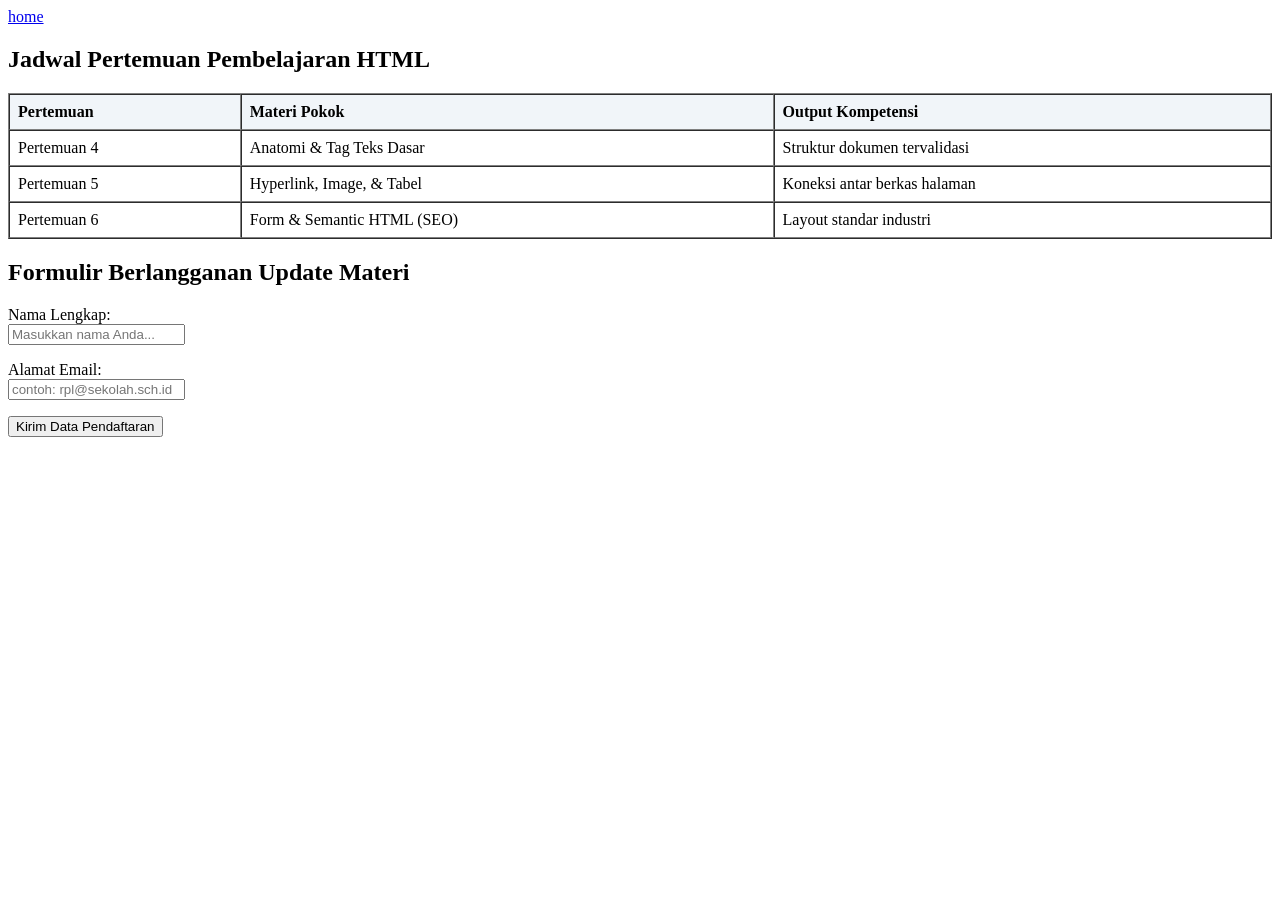
<file: job 2/index.html>
<!DOCTYPE html>
<html lang="en">

<head>
  <meta charset="UTF-8">
  <meta name="viewport" content="width=device-width, initial-scale=1.0">
  <title>Document</title>
</head>

<body>
  <nav>
    <a href="indeks.html">home</a>
  </nav>
  <h2>Jadwal Pertemuan Pembelajaran HTML</h2>
  <table border="1" cellpadding="8" cellspacing="0" style="width:100%; text-align:left;">
    <thead>
      <tr style="background-color: #f1f5f9;">
        <th>Pertemuan</th>
        <th>Materi Pokok</th>
        <th>Output Kompetensi</th>
      </tr>
    </thead>
    <tbody>
      <tr>
        <td>Pertemuan 4</td>
        <td>Anatomi & Tag Teks Dasar</td>
        <td>Struktur dokumen tervalidasi</td>
      </tr>
      <tr>
        <td>Pertemuan 5</td>
        <td>Hyperlink, Image, & Tabel</td>
        <td>Koneksi antar berkas halaman</td>
      </tr>
      <tr>
        <td>Pertemuan 6</td>
        <td>Form & Semantic HTML (SEO)</td>
        <td>Layout standar industri</td>
      </tr>
    </tbody>
  </table>

  <h2>Formulir Berlangganan Update Materi</h2>
  <form action="#" method="POST">
    <p>
      <label for="nama">Nama Lengkap:</label><br>
      <input type="text" id="nama" name="nama" placeholder="Masukkan nama Anda..." required>
    </p>
    <p>
      <label for="email">Alamat Email:</label><br>
      <input type="email" id="email" name="email" placeholder="contoh: rpl@sekolah.sch.id" required>
    </p>
    <p>
      <button type="submit">Kirim Data Pendaftaran</button>
    </p>
  </form>
</body>

</html>
</file>
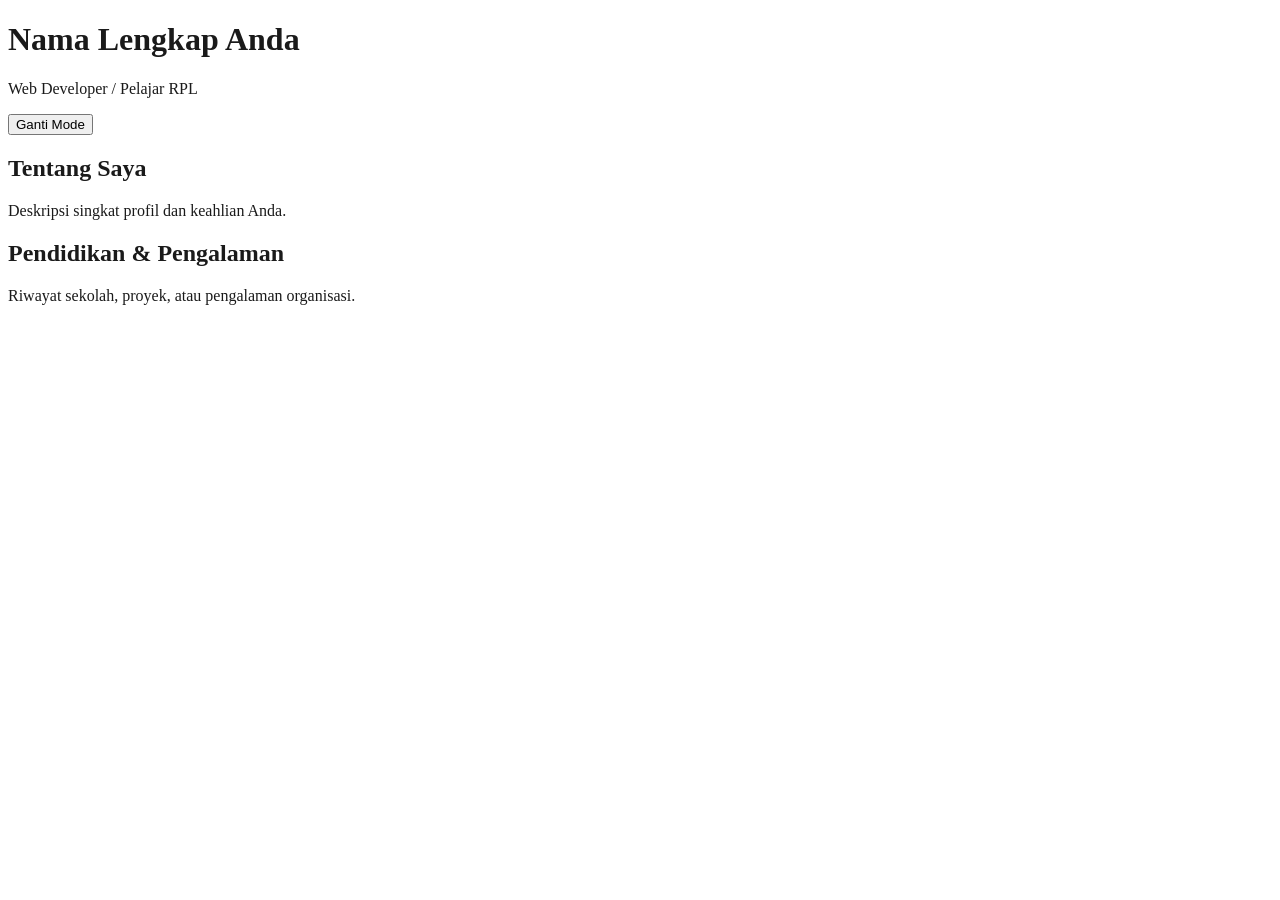
<file: job 3/index.html>
<!DOCTYPE html>
<html lang="id">
<head>
  <meta charset="UTF-8">
  <meta name="viewport" content="width=device-width, initial-scale=1.0">
  <title>CV Online</title>
  <link rel="stylesheet" href="style.css">
</head>
<body>
  <header>
    <h1>Nama Lengkap Anda</h1>
    <p>Web Developer / Pelajar RPL</p>
    <button type="button" id="theme-toggle">Ganti Mode</button>
  </header>

  <main>
    <section>
      <h2>Tentang Saya</h2>
      <p>Deskripsi singkat profil dan keahlian Anda.</p>
    </section>

    <section>
      <h2>Pendidikan & Pengalaman</h2>
      <p>Riwayat sekolah, proyek, atau pengalaman organisasi.</p>
    </section>
  </main>

  <script>
    const toggleBtn = document.getElementById("theme-toggle");
    toggleBtn.addEventListener("click", () => {
      document.body.classList.toggle("dark-theme");
    });
  </script>
</body>
</html>
</file>
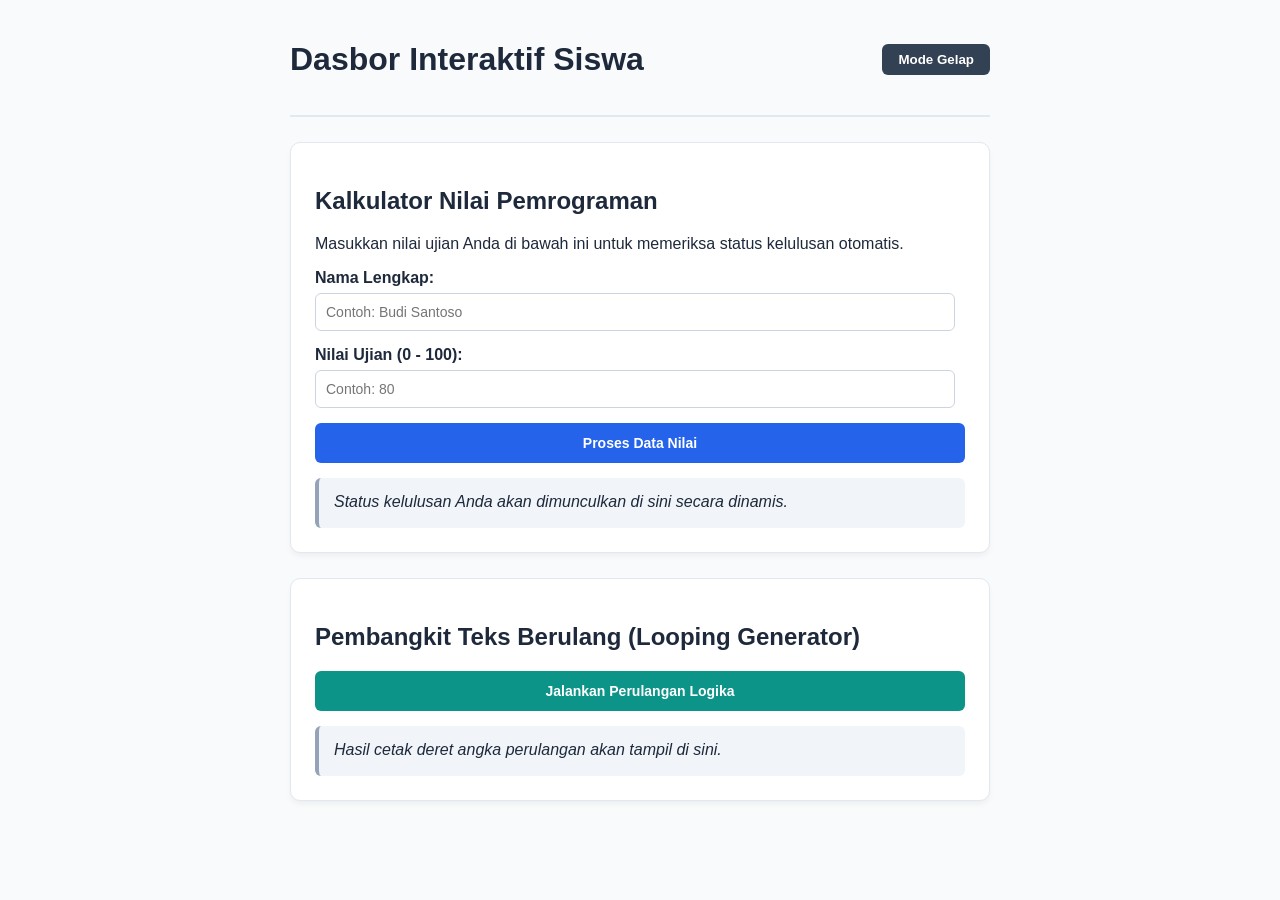
<file: job 4/indeks.html>
<!DOCTYPE html>
<html lang="id">
<head>
    <meta charset="UTF-8">
    <meta name="viewport" content="width=device-width, initial-scale=1.0">
    <title>Web Interaktif JavaScript - X TIP</title>
    <link rel="stylesheet" href="style.css">
</head>
<body>
    <div class="main-container">
        <!-- Header Fitur Kontrol -->
        <header class="web-header">
            <h1>Dasbor Interaktif Siswa</h1>
            <button id="btn-toggle" class="toggle-theme">Mode Gelap</button>
        </header>

        <!-- Kartu Fitur 1: Kalkulator Skor Kelulusan -->
        <section class="widget-card">
            <h2>Kalkulator Nilai Pemrograman</h2>
            <p>Masukkan nilai ujian Anda di bawah ini untuk memeriksa status kelulusan otomatis.</p>
            <div class="input-group">
                <label for="input-nama">Nama Lengkap:</label>
                <input type="text" id="input-nama" placeholder="Contoh: Budi Santoso">
            </div>
            <div class="input-group">
                <label for="input-nilai">Nilai Ujian (0 - 100):</label>
                <input type="number" id="input-nilai" placeholder="Contoh: 80">
            </div>
            <button id="btn-proses" class="action-btn">Proses Data Nilai</button>

            <!-- Area Output DOM -->
            <div id="box-hasil" class="result-box">
                Status kelulusan Anda akan dimunculkan di sini secara dinamis.
            </div>
        </section>

        <!-- Kartu Fitur 2: Simulasi Perulangan Logika -->
        <section class="widget-card">
            <h2>Pembangkit Teks Berulang (Looping Generator)</h2>
            <button id="btn-loop" class="action-btn variant-btn">Jalankan Perulangan Logika</button>
            <div id="box-loop" class="result-box">
                Hasil cetak deret angka perulangan akan tampil di sini.
            </div>
        </section>
    </div>
    <script src="script.js"></script>
</body>
</html>
</file>
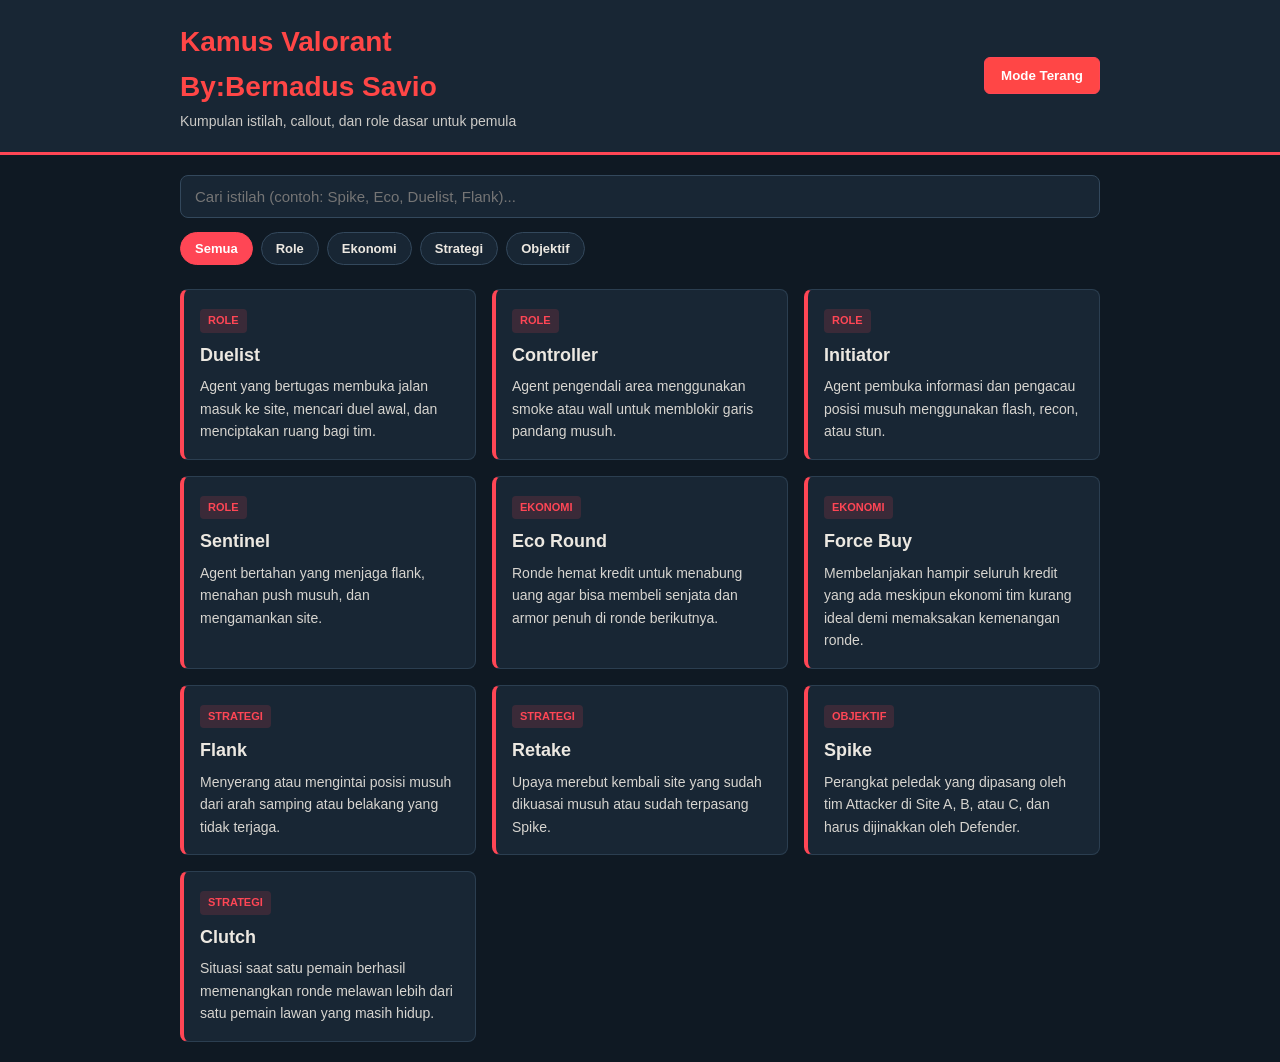
<file: job 6/indeks.html>
<!DOCTYPE html>
<html lang="id">
<head>
  <meta charset="UTF-8">
  <meta name="viewport" content="width=device-width, initial-scale=1.0">
  <title>Kamus Valorant - Istilah &amp; Role Dasar</title>
  <link rel="stylesheet" href="style.css">
</head>
<body>
  <header class="header">
    <div class="container header-flex">
      <div>
        <h1>Kamus Valorant</h1>
        <h5>By:Bernadus Savio</h5>
        <p>Kumpulan istilah, callout, dan role dasar untuk pemula</p>
      </div>
      <button type="button" id="themeToggle" class="btn-theme">Mode Terang</button>
    </div>
  </header>

  <main class="container">
    <!-- Pencarian & Filter Kategori -->
    <section class="controls">
      <input type="text" id="searchInput" placeholder="Cari istilah (contoh: Spike, Eco, Duelist, Flank)...">
      <div class="filter-group" id="filterButtons">
        <button type="button" class="filter-btn active" data-category="Semua">Semua</button>
        <button type="button" class="filter-btn" data-category="Role">Role</button>
        <button type="button" class="filter-btn" data-category="Ekonomi">Ekonomi</button>
        <button type="button" class="filter-btn" data-category="Strategi">Strategi</button>
        <button type="button" class="filter-btn" data-category="Objektif">Objektif</button>
      </div>
    </section>

    <!-- Daftar Istilah -->
    <section id="kamusList" class="kamus-grid" aria-live="polite"></section>
  </main>

  <script src="script.js"></script>
</body>
</html>
</file>
<file: job 3/style.css>
body {
  background-color: #ffffff;
  color: #1a1a1a;
  transition: background-color 0.3s ease, color 0.3s ease; /*[cite: 5] */
}

body.dark-theme {
  background-color: #1a1a1a; /*[cite: 5] */
  color: #f5f5f5; /*[cite: 5] */
}

@media (prefers-color-scheme: dark) { /*[cite: 5] */
  body {
    background-color: #1a1a1a; /*[cite: 5] */
    color: #f5f5f5; /*[cite: 5] */
  }
}
</file>
<file: job 4/style.css>
body {
    background-color: #f8fafc;
    color: #1e293b;
    margin: 0;
    padding: 20px;
    transition: background-color 0.3s ease, color 0.3s ease;
}

.main-container {
    font-family: "Jetbrains Mono", sans-serif;
    max-width: 700px;
    margin: 0 auto;
}

body.dark-theme {
    background-color: #0f172a;
    color: #f1f5f9;
}

.web-header {
    display: flex;
    justify-content: space-between;
    align-items: center;
    margin-bottom: 25px;
    border-bottom: 2px solid #e2e8f0;
    padding-bottom: 15px;
}

.toggle-theme {
    background-color: #334155;
    color: #ffffff;
    border: none;
    padding: 8px 16px;
    border-radius: 6px;
    cursor: pointer;
    font-weight: 600;
    font-family: "Jetbrains Mono", sans-serif;
}

.widget-card {
    background-color: #ffffff;
    padding: 24px;
    margin-bottom: 25px;
    border: 1px solid #e2e8f0;
    border-radius: 10px;
    box-shadow: 0 4px 6px -1px rgba(0, 0, 0, 0.05);
    transition: background-color 0.3s ease;
}

body.dark-theme .widget-card {
    background-color: #1e293b;
    border-color: #334155;
}

.input-group {
    margin-bottom: 15px;
}

.input-group label {
    display: block;
    margin-bottom: 6px;
    font-weight: 600;
}

.input-group input {
    width: 95%;
    padding: 10px;
    border: 1px solid #cbd5e1;
    border-radius: 6px;
    font-size: 14px;
}

body.dark-theme .input-group input {
    background-color: #334155;
    color: white;
    border-color: #475569;
}

.action-btn {
    background-color: #2563eb;
    color: white;
    border: none;
    padding: 12px 20px;
    font-size: 14px;
    font-weight: 600;
    border-radius: 6px;
    cursor: pointer;
    width: 100%;
    margin-bottom: 15px;
}

.action-btn:hover {
    background-color: #1d4ed8;
}

.variant-btn {
    background-color: #0d9488;
}

.variant-btn:hover {
    background-color: #0f766e;
}

.result-box {
    background-color: #f1f5f9;
    padding: 15px;
    border-radius: 6px;
    border-left: 4px solid #94a3b8;
    font-style: italic;
    min-height: 20px;
}

body.dark-theme .result-box {
    background-color: #334155;
    border-left-color: #64748b;
}
</file>
<file: job 6/style.css>
* {
  box-sizing: border-box;
  margin: 0;
  padding: 0;
}

body {
  font-family: Arial, Helvetica, sans-serif;
  background-color: #0f1923;
  color: #ece8e1;
  line-height: 1.6;
  transition: background-color 0.3s ease, color 0.3s ease;
}

body.light-mode {
  background-color: #f4f6f8;
  color: #0f1923;
}

.container {
  max-width: 960px;
  margin: 0 auto;
  padding: 20px;
}

.header {
  background-color: #182634;
  border-bottom: 3px solid #ff4655;
  transition: background-color 0.3s ease;
}

body.light-mode .header {
  background-color: #ffffff;
}

.header-flex {
  display: flex;
  justify-content: space-between;
  align-items: center;
  gap: 16px;
  flex-wrap: wrap;
}

.header h1 {
  color: #ff4646;
  font-size: 28px;
}

.header h5 {
  color: #ff4646;
  font-size: 28px;
}

.header p {
  font-size: 14px;
  opacity: 0.85;
}

.btn-theme {
  padding: 10px 16px;
  border: 1px solid #ff4655;
  background-color: #ff4646;
  color: #ffffff;
  border-radius: 6px;
  font-weight: bold;
  cursor: pointer;
}

.btn-theme:hover {
  opacity: 0.9;
}

.controls {
  margin-bottom: 24px;
}

#searchInput {
  width: 100%;
  padding: 12px 14px;
  border-radius: 8px;
  border: 1px solid #33485c;
  background-color: #182634;
  color: #ffffff;
  font-size: 15px;
  margin-bottom: 14px;
}

body.light-mode #searchInput {
  background-color: #ffffff;
  color: #0f1923;
  border-color: #cbd5e1;
}

.filter-group {
  display: flex;
  gap: 8px;
  flex-wrap: wrap;
}

.filter-btn {
  padding: 8px 14px;
  border-radius: 20px;
  border: 1px solid #33485c;
  background-color: #182634;
  color: #ece8e1;
  cursor: pointer;
  font-size: 13px;
  font-weight: bold;
}

body.light-mode .filter-btn {
  background-color: #ffffff;
  color: #0f1923;
  border-color: #cbd5e1;
}

.filter-btn.active,
.filter-btn:hover {
  background-color: #ff4655;
  border-color: #ff4655;
  color: #ffffff;
}

.kamus-grid {
  display: grid;
  grid-template-columns: repeat(auto-fill, minmax(270px, 1fr));
  gap: 16px;
}

.card {
  background-color: #182634;
  border: 1px solid #2b3e50;
  border-left: 4px solid #ff4655;
  border-radius: 8px;
  padding: 16px;
  transition: transform 0.2s ease, background-color 0.3s ease;
}

body.light-mode .card {
  background-color: #ffffff;
  border-color: #e2e8f0;
  border-left: 4px solid #ff4655;
}

.card:hover {
  transform: translateY(-3px);
}

.badge {
  display: inline-block;
  font-size: 11px;
  font-weight: bold;
  text-transform: uppercase;
  padding: 3px 8px;
  border-radius: 4px;
  background-color: rgba(255, 70, 85, 0.15);
  color: #ff4655;
  margin-bottom: 8px;
}

.card h2 {
  font-size: 18px;
  margin-bottom: 6px;
}

.card p {
  font-size: 14px;
  opacity: 0.9;
}

.empty-state {
  grid-column: 1 / -1;
  text-align: center;
  padding: 32px;
  opacity: 0.75;
}

@media (max-width: 600px) {
  .header h1 {
    font-size: 22px;
  }

  .container {
    padding: 14px;
  }
}
</file>
